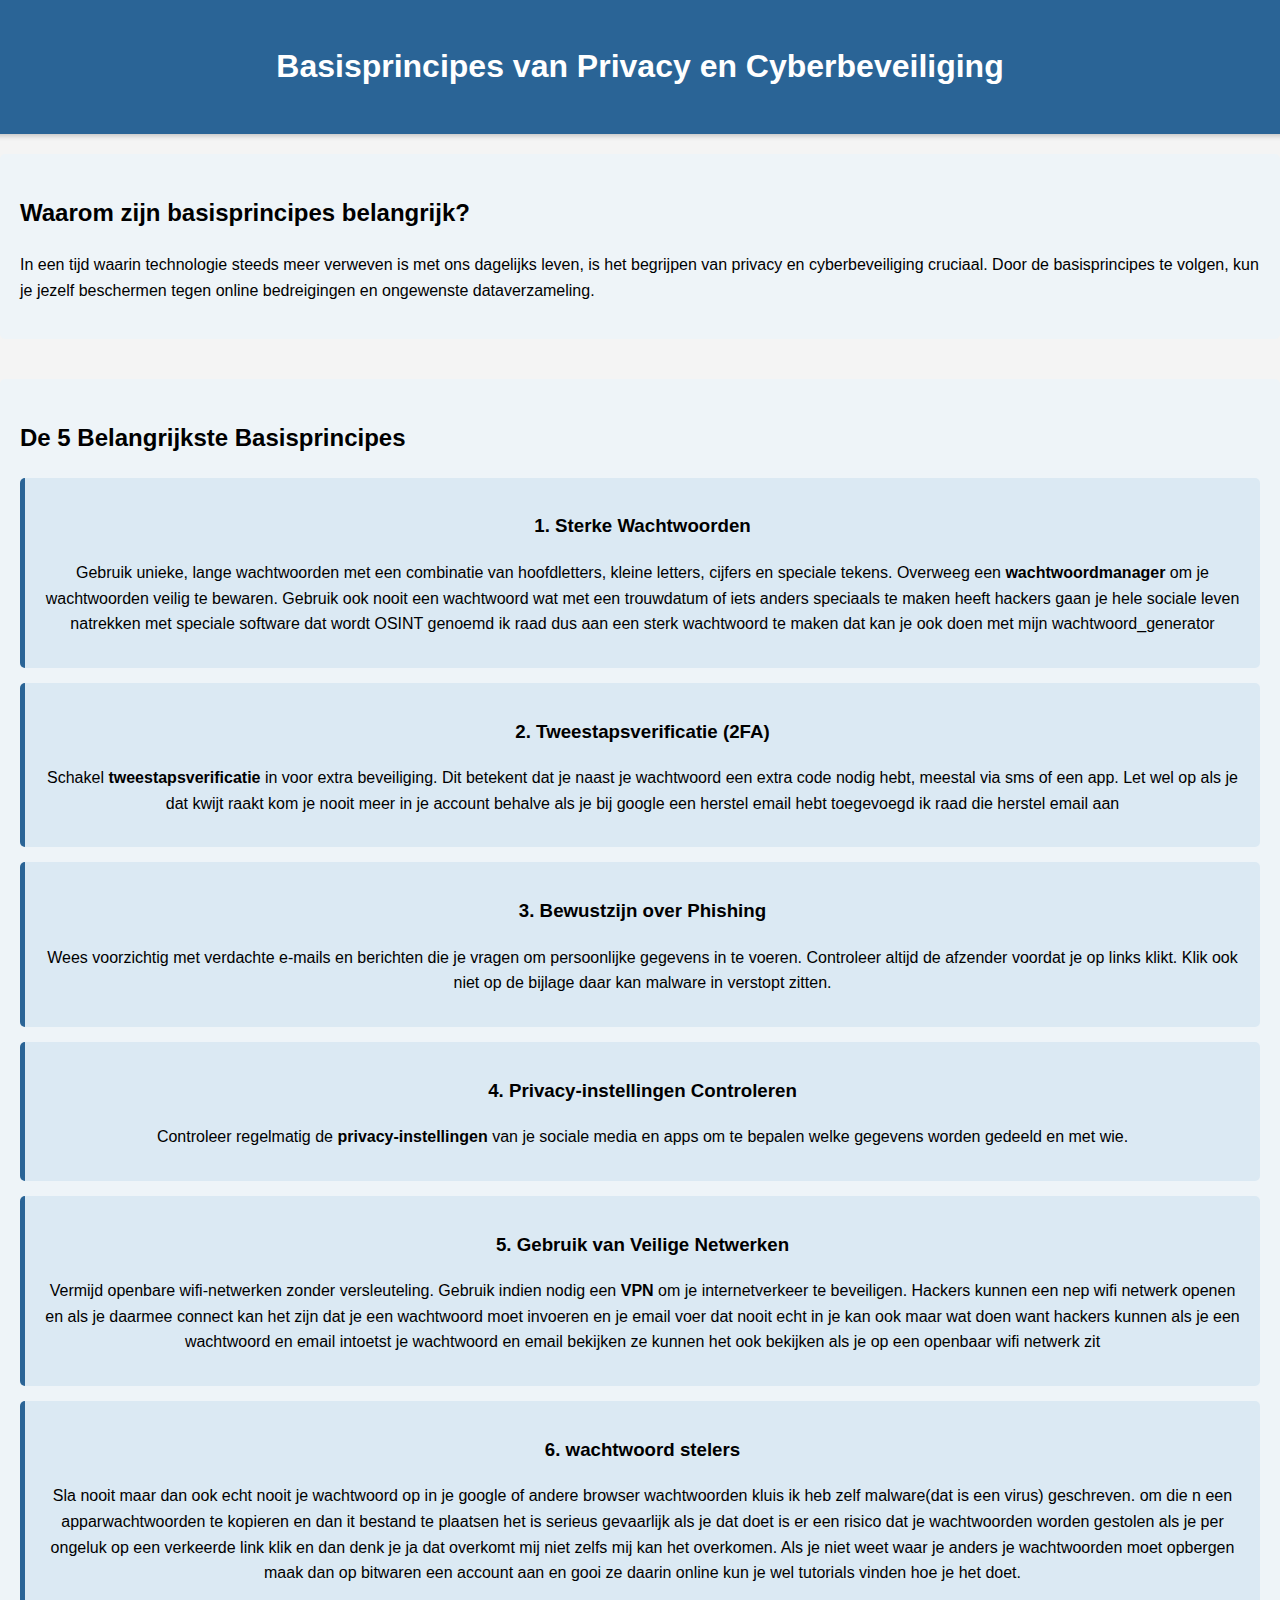
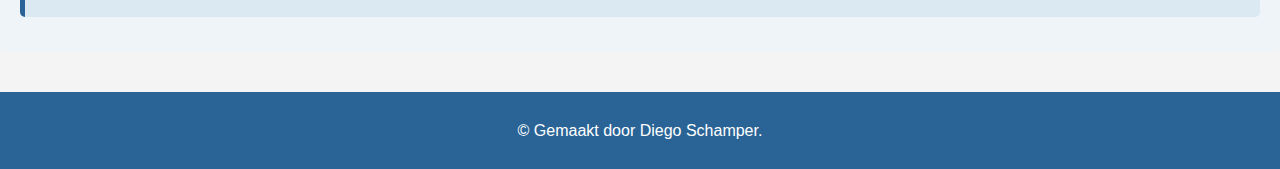
<file: basisprincipes.html>
<!DOCTYPE html>
<html lang="nl">
<head>
    <meta charset="UTF-8">
    <meta name="viewport" content="width=device-width, initial-scale=1.0">
    <title>Basisprincipes van Privacy en Cyberbeveiliging</title>
    <link rel="stylesheet" href="principes.css">
</head>
<body>
    <header>
        <h1>Basisprincipes van Privacy en Cyberbeveiliging</h1>
    </header>

    <section id="introductie">
        <h2>Waarom zijn basisprincipes belangrijk?</h2>
        <p>In een tijd waarin technologie steeds meer verweven is met ons dagelijks leven, is het begrijpen van privacy en cyberbeveiliging cruciaal. Door de basisprincipes te volgen, kun je jezelf beschermen tegen online bedreigingen en ongewenste dataverzameling.</p>
    </section>

    <section id="principes">
        <h2>De 5 Belangrijkste Basisprincipes</h2>
        
        <div class="principe">
            <h3>1. Sterke Wachtwoorden</h3>
            <p>Gebruik unieke, lange wachtwoorden met een combinatie van hoofdletters, kleine letters, cijfers en speciale tekens. Overweeg een <strong>wachtwoordmanager</strong> om je wachtwoorden veilig te bewaren. Gebruik ook nooit een wachtwoord wat met een trouwdatum of iets anders 
            speciaals te maken heeft hackers gaan je hele sociale leven natrekken met speciale software dat wordt OSINT genoemd ik raad dus aan een sterk wachtwoord te maken dat kan je ook doen met mijn wachtwoord_generator</p>
        </div>

        <div class="principe">
            <h3>2. Tweestapsverificatie (2FA)</h3>
            <p>Schakel <strong>tweestapsverificatie</strong> in voor extra beveiliging. Dit betekent dat je naast je wachtwoord een extra code nodig hebt, meestal via sms of een app. Let wel op als je dat kwijt raakt kom je nooit meer in je account behalve als je bij google een herstel email hebt toegevoegd ik raad die herstel email aan</p>
        </div>

        <div class="principe">
            <h3>3. Bewustzijn over Phishing</h3>
            <p>Wees voorzichtig met verdachte e-mails en berichten die je vragen om persoonlijke gegevens in te voeren. Controleer altijd de afzender voordat je op links klikt. Klik ook niet op de bijlage daar kan malware in verstopt zitten.</p>
        </div>

        <div class="principe">
            <h3>4. Privacy-instellingen Controleren</h3>
            <p>Controleer regelmatig de <strong>privacy-instellingen</strong> van je sociale media en apps om te bepalen welke gegevens worden gedeeld en met wie.</p>
        </div>

        <div class="principe">
            <h3>5. Gebruik van Veilige Netwerken</h3>
            <p>Vermijd openbare wifi-netwerken zonder versleuteling. Gebruik indien nodig een <strong>VPN</strong> om je internetverkeer te beveiligen. Hackers kunnen een nep wifi netwerk openen en als je daarmee connect kan het zijn dat je een wachtwoord moet invoeren en je email
            voer dat nooit echt in je kan ook maar wat doen want hackers kunnen als je een wachtwoord en email intoetst je wachtwoord en email bekijken ze kunnen het ook bekijken als je op een openbaar wifi netwerk zit</p>
        </div>
        <div class="principe">
            <h3>6. wachtwoord stelers</h3>
            <p>Sla nooit maar dan ook echt nooit je wachtwoord op in je google of andere browser wachtwoorden kluis ik heb zelf malware(dat is een virus) geschreven. om die n een apparwachtwoorden te kopieren en dan it bestand te plaatsen het is serieus gevaarlijk als je dat doet is er een risico dat je wachtwoorden worden gestolen als je per ongeluk op een verkeerde link klik en dan denk je ja dat overkomt mij niet zelfs mij kan het overkomen. Als je niet weet waar je anders je wachtwoorden moet opbergen maak dan op bitwaren een account aan en gooi ze daarin online kun je wel tutorials vinden hoe je het doet.</p>
        </div>
    </section>

    <footer id="skibidi">
        <p>&copy; Gemaakt door Diego Schamper.</p>
    </footer>

</body>
</html>
</file>
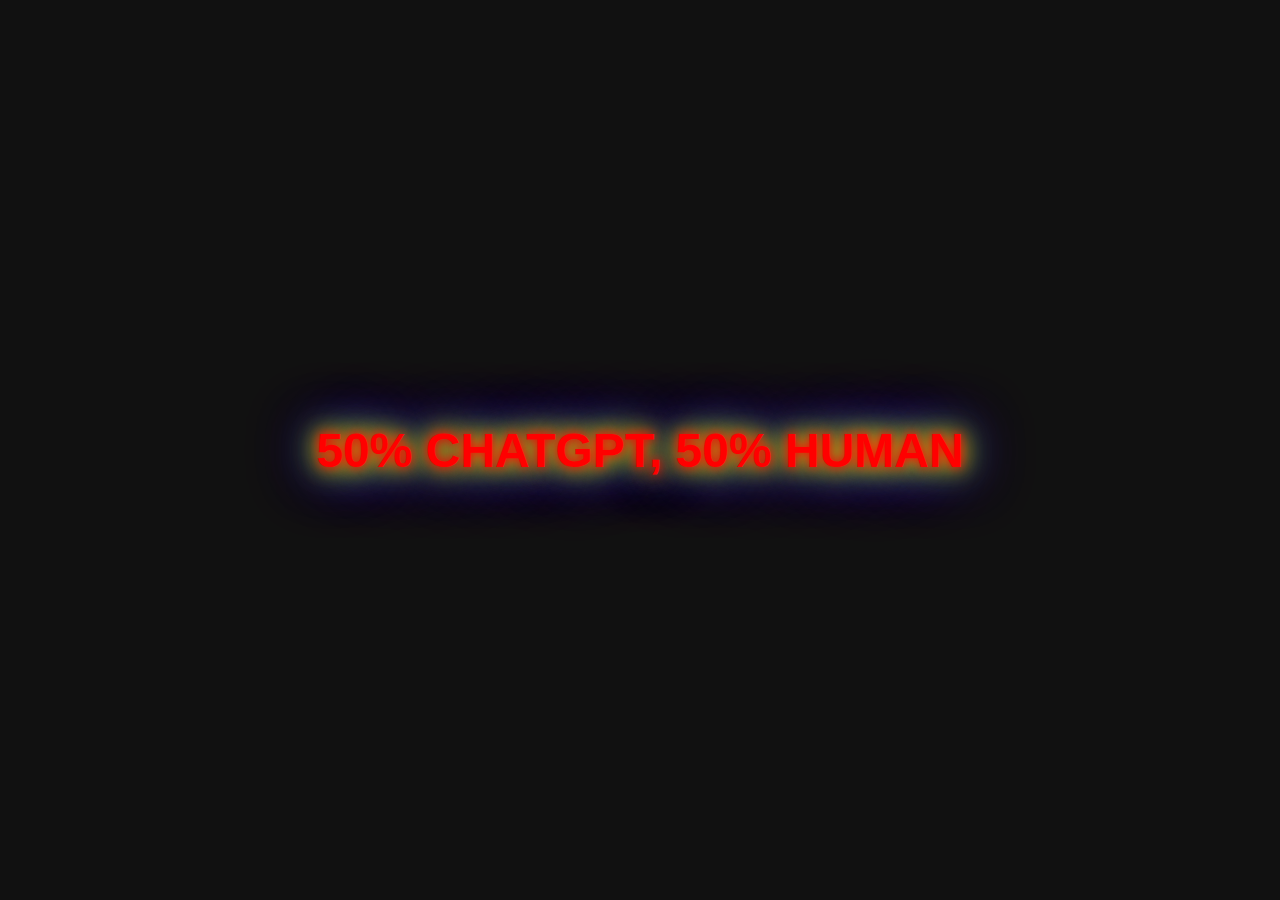
<file: bronnen.html>
<!DOCTYPE html>
<html lang="nl">
<head>
    <meta charset="UTF-8">
    <meta name="viewport" content="width=device-width, initial-scale=1.0">
    <title>Bronnen</title>
    <link rel="stylesheet" href="bronnen.css">
</head>
<body>
    <div class="container">
        <h1 class="rainbow-text">50% ChatGPT, 50% Human</h1>
    </div>

    <script src="bronnen.js"></script>
</body>
</html>
</file>
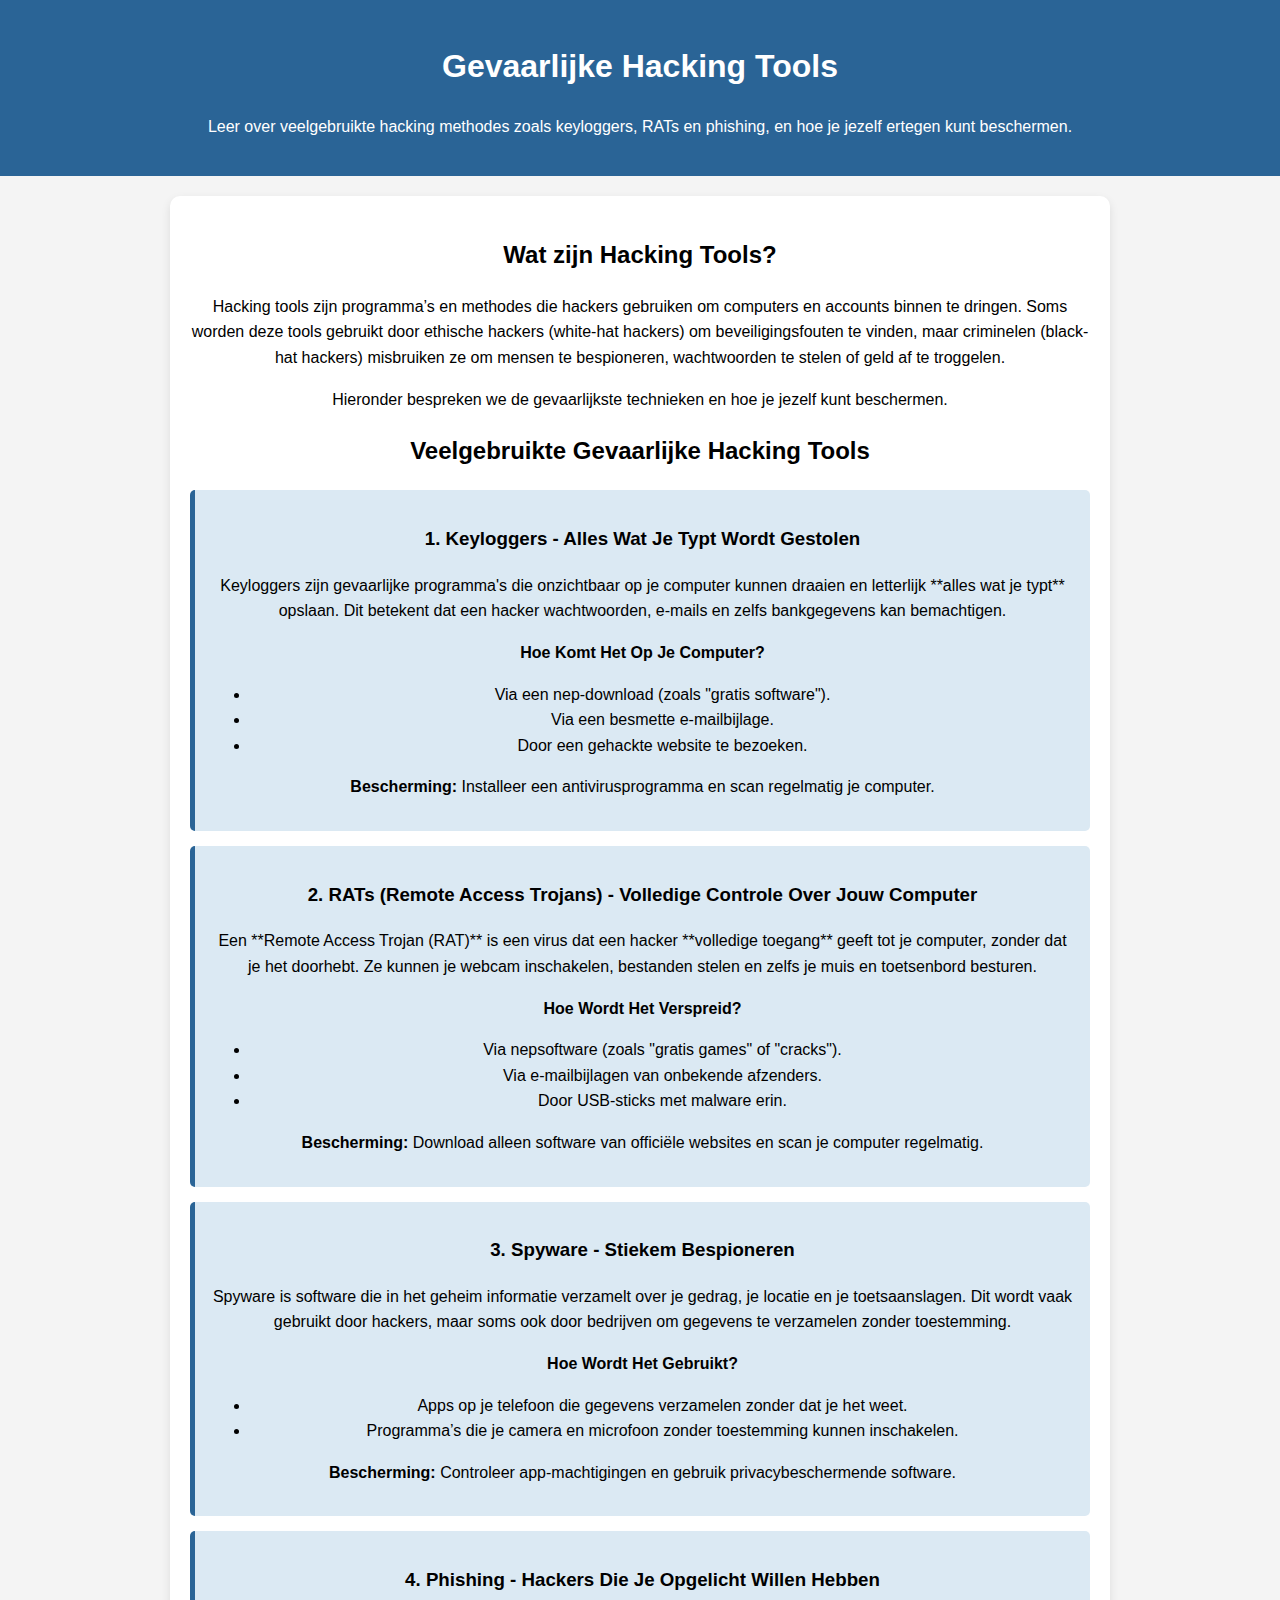
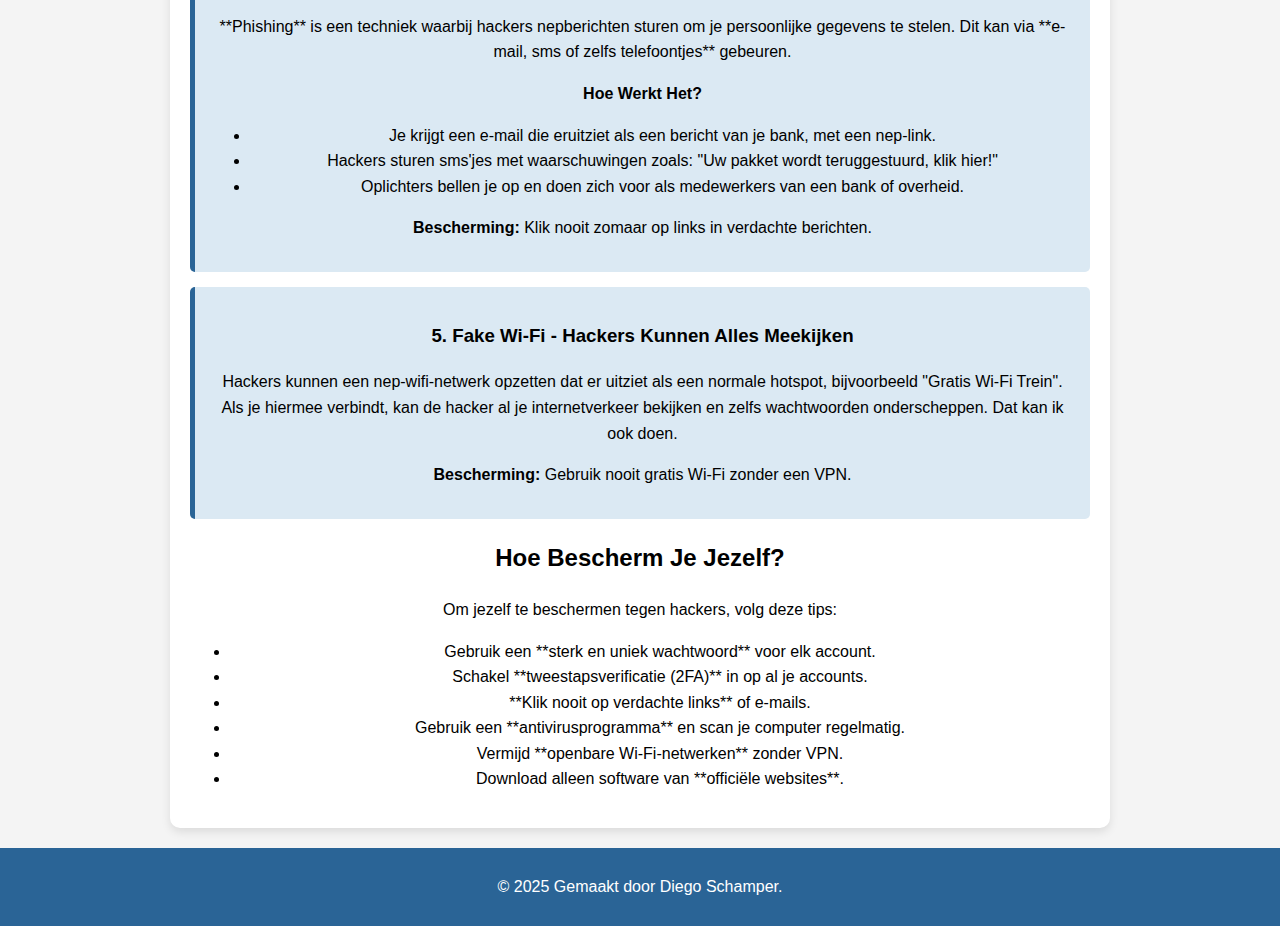
<file: hacking_tools.html>
<!DOCTYPE html>
<html lang="nl">
<head>
    <meta charset="UTF-8">
    <meta name="viewport" content="width=device-width, initial-scale=1.0">
    <title>Gevaarlijke Hacking Tools - Informatief</title>
    <link rel="stylesheet" href="hacking_tools.css">
</head>
<body>

    <!-- Titel en Intro -->
    <header>
        <h1>Gevaarlijke Hacking Tools</h1>
        <p>Leer over veelgebruikte hacking methodes zoals keyloggers, RATs en phishing, en hoe je jezelf ertegen kunt beschermen.</p>
    </header>

    <div class="container">
        
        <section id="introductie">
            <h2>Wat zijn Hacking Tools?</h2>
            <p>
                Hacking tools zijn programma’s en methodes die hackers gebruiken om computers en accounts binnen te dringen.
                Soms worden deze tools gebruikt door ethische hackers (white-hat hackers) om beveiligingsfouten te vinden, 
                maar criminelen (black-hat hackers) misbruiken ze om mensen te bespioneren, wachtwoorden te stelen of geld af te troggelen.
            </p>
            <p>
                Hieronder bespreken we de gevaarlijkste technieken en hoe je jezelf kunt beschermen.
            </p>
        </section>

        <section id="tools">
            <h2>Veelgebruikte Gevaarlijke Hacking Tools</h2>

            <div class="tool">
                <h3>1. Keyloggers - Alles Wat Je Typt Wordt Gestolen</h3>
                <p>
                    Keyloggers zijn gevaarlijke programma's die onzichtbaar op je computer kunnen draaien en 
                    letterlijk **alles wat je typt** opslaan. Dit betekent dat een hacker wachtwoorden, 
                    e-mails en zelfs bankgegevens kan bemachtigen.
                </p>
                <p><strong>Hoe Komt Het Op Je Computer?</strong></p>
                <ul>
                    <li>Via een nep-download (zoals "gratis software").</li>
                    <li>Via een besmette e-mailbijlage.</li>
                    <li>Door een gehackte website te bezoeken.</li>
                </ul>
                <p><strong>Bescherming:</strong> Installeer een antivirusprogramma en scan regelmatig je computer.</p>
            </div>

            <div class="tool">
                <h3>2. RATs (Remote Access Trojans) - Volledige Controle Over Jouw Computer</h3>
                <p>
                    Een **Remote Access Trojan (RAT)** is een virus dat een hacker **volledige toegang** geeft tot je computer, 
                    zonder dat je het doorhebt. Ze kunnen je webcam inschakelen, bestanden stelen en zelfs je muis en toetsenbord besturen.
                </p>
                <p><strong>Hoe Wordt Het Verspreid?</strong></p>
                <ul>
                    <li>Via nepsoftware (zoals "gratis games" of "cracks").</li>
                    <li>Via e-mailbijlagen van onbekende afzenders.</li>
                    <li>Door USB-sticks met malware erin.</li>
                </ul>
                <p><strong>Bescherming:</strong> Download alleen software van officiële websites en scan je computer regelmatig.</p>
            </div>

            <div class="tool">
                <h3>3. Spyware - Stiekem Bespioneren</h3>
                <p>
                    Spyware is software die in het geheim informatie verzamelt over je gedrag, je locatie en je toetsaanslagen.
                    Dit wordt vaak gebruikt door hackers, maar soms ook door bedrijven om gegevens te verzamelen zonder toestemming.
                </p>
                <p><strong>Hoe Wordt Het Gebruikt?</strong></p>
                <ul>
                    <li>Apps op je telefoon die gegevens verzamelen zonder dat je het weet.</li>
                    <li>Programma’s die je camera en microfoon zonder toestemming kunnen inschakelen.</li>
                </ul>
                <p><strong>Bescherming:</strong> Controleer app-machtigingen en gebruik privacybeschermende software.</p>
            </div>

            <div class="tool">
                <h3>4. Phishing - Hackers Die Je Opgelicht Willen Hebben</h3>
                <p>
                    **Phishing** is een techniek waarbij hackers nepberichten sturen om je persoonlijke gegevens te stelen.
                    Dit kan via **e-mail, sms of zelfs telefoontjes** gebeuren.
                </p>
                <p><strong>Hoe Werkt Het?</strong></p>
                <ul>
                    <li>Je krijgt een e-mail die eruitziet als een bericht van je bank, met een nep-link.</li>
                    <li>Hackers sturen sms'jes met waarschuwingen zoals: "Uw pakket wordt teruggestuurd, klik hier!"</li>
                    <li>Oplichters bellen je op en doen zich voor als medewerkers van een bank of overheid.</li>
                </ul>
                <p><strong>Bescherming:</strong> Klik nooit zomaar op links in verdachte berichten.</p>
            </div>

            <div class="tool">
                <h3>5. Fake Wi-Fi - Hackers Kunnen Alles Meekijken</h3>
                <p>
                    Hackers kunnen een nep-wifi-netwerk opzetten dat er uitziet als een normale hotspot, bijvoorbeeld 
                    "Gratis Wi-Fi Trein". Als je hiermee verbindt, kan de hacker al je internetverkeer bekijken en zelfs 
                    wachtwoorden onderscheppen. Dat kan ik ook doen.
                </p>
                <p><strong>Bescherming:</strong> Gebruik nooit gratis Wi-Fi zonder een VPN.</p>
            </div>

        </section>

        <section id="bescherming">
            <h2>Hoe Bescherm Je Jezelf?</h2>
            <p>Om jezelf te beschermen tegen hackers, volg deze tips:</p>
            <ul>
                <li>Gebruik een **sterk en uniek wachtwoord** voor elk account.</li>
                <li>Schakel **tweestapsverificatie (2FA)** in op al je accounts.</li>
                <li>**Klik nooit op verdachte links** of e-mails.</li>
                <li>Gebruik een **antivirusprogramma** en scan je computer regelmatig.</li>
                <li>Vermijd **openbare Wi-Fi-netwerken** zonder VPN.</li>
                <li>Download alleen software van **officiële websites**.</li>
            </ul>
        </section>
    </div>

    <footer>
        <p>&copy; 2025 Gemaakt door Diego Schamper.</p>
    </footer>

</body>
</html>
</file>
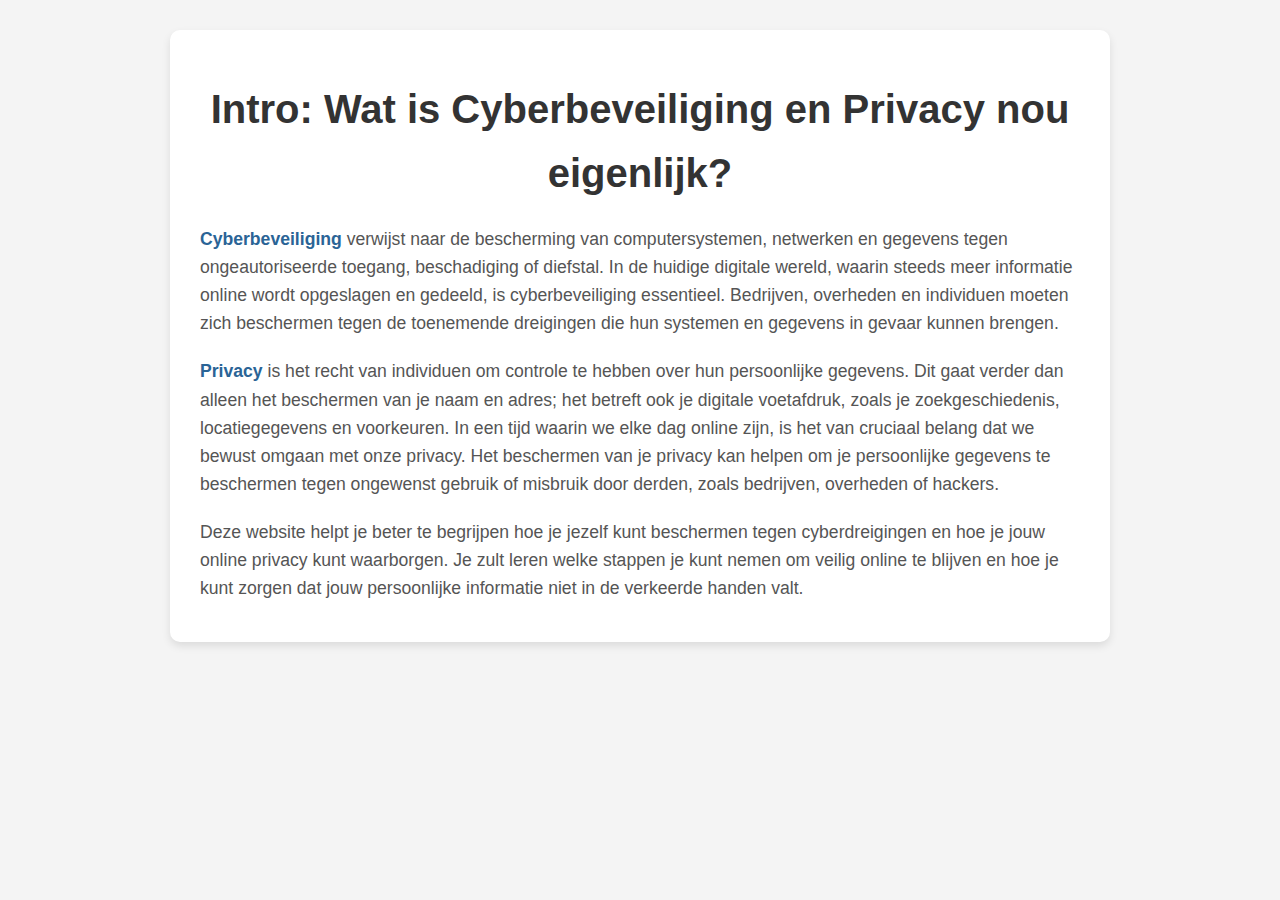
<file: intro.html>
<!DOCTYPE html>
<html lang="nl">
<head>
    <meta charset="UTF-8">
    <meta name="viewport" content="width=device-width, initial-scale=1.0">
    <title>Intro - Wat is Cyberbeveiliging en Privacy?</title>
    <link rel="stylesheet" href="intro.css">
</head>
<body>
    <div class="container">
        <h1>Intro: Wat is Cyberbeveiliging en Privacy nou eigenlijk?</h1>

        <p class="paragraph"><strong>Cyberbeveiliging</strong> verwijst naar de bescherming van computersystemen, netwerken en gegevens tegen ongeautoriseerde toegang, beschadiging of diefstal. In de huidige digitale wereld, waarin steeds meer informatie online wordt opgeslagen en gedeeld, is cyberbeveiliging essentieel. Bedrijven, overheden en individuen moeten zich beschermen tegen de toenemende dreigingen die hun systemen en gegevens in gevaar kunnen brengen.</p>
        
        <p class="paragraph"><strong>Privacy</strong> is het recht van individuen om controle te hebben over hun persoonlijke gegevens. Dit gaat verder dan alleen het beschermen van je naam en adres; het betreft ook je digitale voetafdruk, zoals je zoekgeschiedenis, locatiegegevens en voorkeuren. In een tijd waarin we elke dag online zijn, is het van cruciaal belang dat we bewust omgaan met onze privacy. Het beschermen van je privacy kan helpen om je persoonlijke gegevens te beschermen tegen ongewenst gebruik of misbruik door derden, zoals bedrijven, overheden of hackers.</p>

        <p class="paragraph">Deze website helpt je beter te begrijpen hoe je jezelf kunt beschermen tegen cyberdreigingen en hoe je jouw online privacy kunt waarborgen. Je zult leren welke stappen je kunt nemen om veilig online te blijven en hoe je kunt zorgen dat jouw persoonlijke informatie niet in de verkeerde handen valt.</p>
    </div>
</body>
</html>
</file>
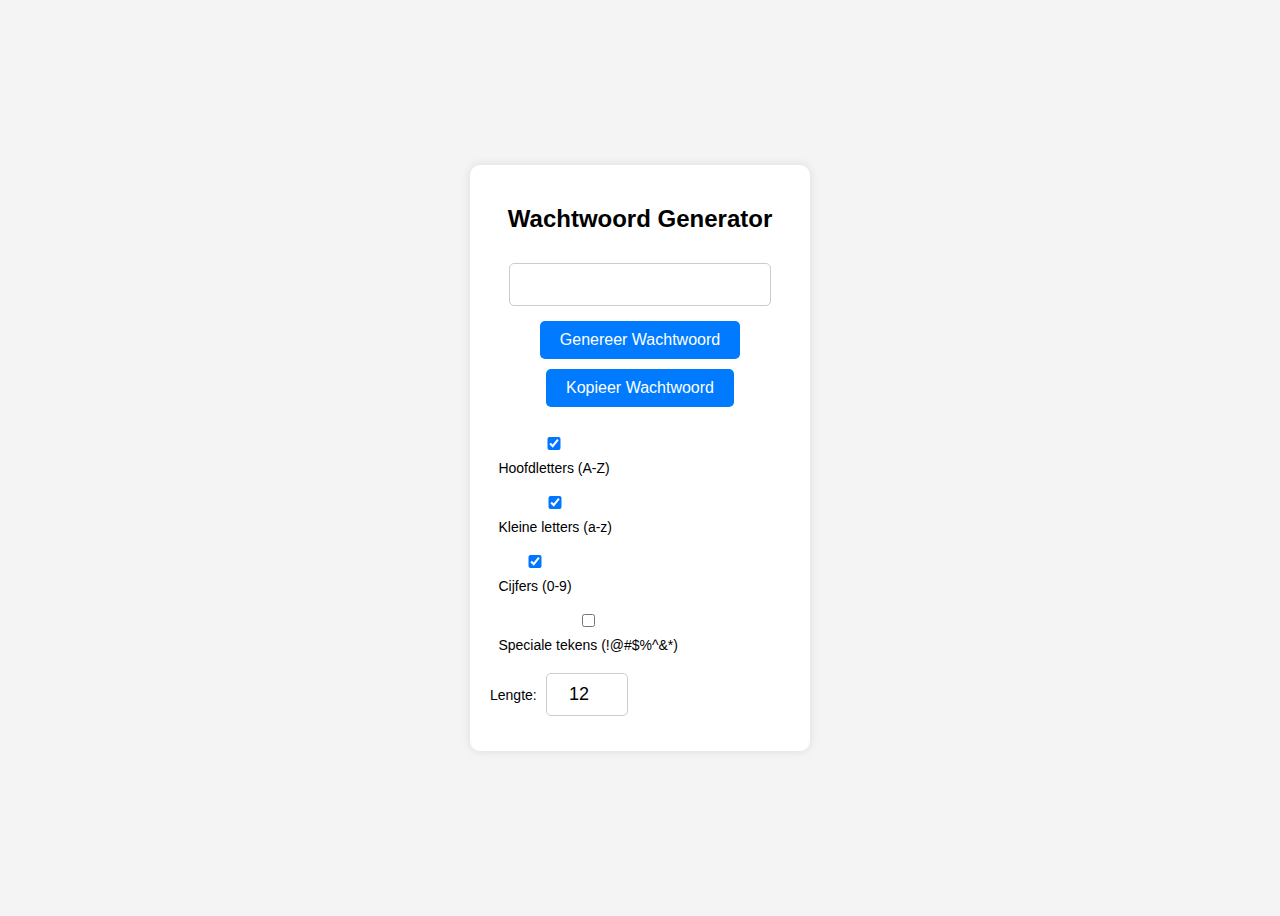
<file: wachtwoord_generator.html>
<!DOCTYPE html>
<html lang="nl">
<head>
    <meta charset="UTF-8">
    <meta name="viewport" content="width=device-width, initial-scale=1.0">
    <title>Geavanceerde Wachtwoord Generator</title>
    <link rel="stylesheet" href="wachtwoorden_generator.css">
</head>
<body>

    <div class="container">
        <h2>Wachtwoord Generator</h2>

        <!-- Wachtwoord veld -->
        <input type="text" id="password" readonly>
        <button onclick="generatePassword()">Genereer Wachtwoord</button>
        <button onclick="copyPassword()">Kopieer Wachtwoord</button>

        <!-- Opties menu -->
        <div class="options">
            <label>
                <input type="checkbox" id="uppercase" checked>
                Hoofdletters (A-Z)
            </label>
            <label>
                <input type="checkbox" id="lowercase" checked>
                Kleine letters (a-z)
            </label>
            <label>
                <input type="checkbox" id="numbers" checked>
                Cijfers (0-9)
            </label>
            <label>
                <input type="checkbox" id="symbols">
                Speciale tekens (!@#$%^&*)
            </label>
            <label>
                Lengte:
                <input type="number" id="length" value="12" min="4" max="50">
            </label>
        </div>
    </div>

    <script src="wachtwoorden_generator.js"></script>
</body>
</html>
</file>
<file: principes.css>
/* Algemene body-instellingen */
body {
    font-family: Arial, sans-serif;
    line-height: 1.6;
    margin: 0;
    padding: 0;
    background-color: #f4f4f4;
    display: flex;
    flex-direction: column; /* Zorgt dat alles van boven naar beneden gaat */
    align-items: center; /* Centreert horizontaal */
}

/* Header blijft bovenaan */
header {
    background-color: #2a6496;
    color: white;
    text-align: center;
    padding: 20px;
    width: 100%;
    box-shadow: 0 2px 5px rgba(0, 0, 0, 0.2);
}

/* Navigatie onder de titel */
nav {
    margin: 15px 0; /* Ruimte tussen de titel en de inhoud */
}

nav ul {
    list-style: none;
    padding: 0;
}

nav ul li {
    display: inline;
}

nav a {
    text-decoration: none;
    color: white;
    background-color: #2a6496;
    padding: 10px 20px;
    border-radius: 5px;
    display: inline-block;
    font-size: 1.2em;
    transition: 0.3s;
}

nav a:hover {
    background-color: #1d4b6c;
}

/* Container voor de inhoud */
.container {
    background-color: white;
    width: 80%;
    max-width: 900px;
    padding: 20px;
    border-radius: 10px;
    box-shadow: 0 4px 10px rgba(0, 0, 0, 0.1);
    text-align: center; /* Zorgt ervoor dat tekst gecentreerd is */
    margin-top: 20px; /* Ruimte tussen de navigatie en de inhoud */
}

/* Secties */
section {
    margin: 20px 0;
    padding: 20px;
    background-color: #eef4f8;
    border-radius: 5px;
}

/* Blokken voor principes */
.principe {
    background: #dbe9f3;
    padding: 15px;
    border-left: 5px solid #2a6496;
    margin-bottom: 15px;
    border-radius: 5px;
    text-align: center;
}

/* Footer */
footer {
    background-color: #2a6496;
    color: white;
    padding: 10px;
    width: 100%;
    text-align: center;
    margin-top: 20px;
}
</file>
<file: bronnen.css>
body {
    display: flex;
    justify-content: center;
    align-items: center;
    height: 100vh;
    background-color: #111;
    margin: 0;
    font-family: Arial, sans-serif;
}

.container {
    text-align: center;
}

.rainbow-text {
    font-size: 3rem;
    font-weight: bold;
    text-transform: uppercase;
    text-shadow: 0 0 10px #ff0000, 0 0 20px #ff7f00, 0 0 30px #ffff00, 
                 0 0 40px #00ff00, 0 0 50px #0000ff, 0 0 60px #4b0082, 
                 0 0 70px #8b00ff;
    animation: rainbowGlow 2s infinite alternate;
}

/* Glow-effect */
@keyframes rainbowGlow {
    0% { text-shadow: 0 0 10px red, 0 0 20px orange, 0 0 30px yellow; }
    25% { text-shadow: 0 0 10px yellow, 0 0 20px green, 0 0 30px cyan; }
    50% { text-shadow: 0 0 10px cyan, 0 0 20px blue, 0 0 30px violet; }
    75% { text-shadow: 0 0 10px violet, 0 0 20px pink, 0 0 30px red; }
    100% { text-shadow: 0 0 10px red, 0 0 20px orange, 0 0 30px yellow; }
}
</file>
<file: hacking_tools.css>
body {
    font-family: Arial, sans-serif;
    line-height: 1.6;
    margin: 0;
    padding: 0;
    background-color: #f4f4f4;
    text-align: center;
}

header {
    background-color: #2a6496;
    color: white;
    padding: 20px;
}

.container {
    width: 80%;
    max-width: 900px;
    background: white;
    margin: 20px auto;
    padding: 20px;
    border-radius: 10px;
    box-shadow: 0 4px 10px rgba(0, 0, 0, 0.1);
}

.tool {
    background: #dbe9f3;
    padding: 15px;
    margin-bottom: 15px;
    border-left: 5px solid #2a6496;
    border-radius: 5px;
}

footer {
    background-color: #2a6496;
    color: white;
    padding: 10px;
    margin-top: 20px;
}
</file>
<file: intro.css>
/* Algemene body styling */
body {
    font-family: 'Arial', sans-serif;
    line-height: 1.6;
    margin: 0;
    padding: 0;
    background-color: #f4f4f4;
}

/* Container om de inhoud te centreren */
.container {
    max-width: 900px;
    margin: 30px auto;
    padding: 20px;
    background-color: white;
    border-radius: 10px;
    box-shadow: 0 4px 8px rgba(0, 0, 0, 0.1);
}

/* Titel van de pagina */
h1 {
    font-size: 2.5em;
    color: #333;
    text-align: center;
    margin-bottom: 20px;
}

/* Paragraaf styling */
.paragraph {
    font-size: 1.1em;
    color: #555;
    margin-bottom: 20px;
    padding: 0 10px;
}

/* Maak de tekst vet en groter voor belangrijke termen */
strong {
    font-weight: bold;
    color: #2a6496;
}

/* Styling voor links (indien nodig) */
a {
    color: #2a6496;
    text-decoration: none;
}

a:hover {
    text-decoration: underline;
}

/* Voeg een extra margin toe om ruimte tussen de tekst te creëren */
p {
    margin-bottom: 20px;
}
</file>
<file: wachtwoorden_generator.css>
body {
    font-family: Arial, sans-serif;
    display: flex;
    justify-content: center;
    align-items: center;
    height: 100vh;
    background-color: #f4f4f4;
}

.container {
    text-align: center;
    background: white;
    padding: 20px;
    border-radius: 10px;
    box-shadow: 0px 0px 10px rgba(0, 0, 0, 0.1);
    width: 300px;
}

input {
    width: 80%;
    padding: 10px;
    margin: 10px 0;
    text-align: center;
    font-size: 18px;
    border: 1px solid #ccc;
    border-radius: 5px;
}

button {
    padding: 10px 20px;
    background: #007bff;
    color: white;
    border: none;
    border-radius: 5px;
    cursor: pointer;
    font-size: 16px;
    margin-bottom: 10px;
}

button:hover {
    background: #0056b3;
}

.options {
    display: flex;
    flex-direction: column;
    align-items: flex-start;
    margin-top: 10px;
}

.options label {
    margin: 5px 0;
    font-size: 14px;
}

.options input[type="number"] {
    width: 60px;
    margin-left: 5px;
}
button {
    margin: 5px;
}
</file>
